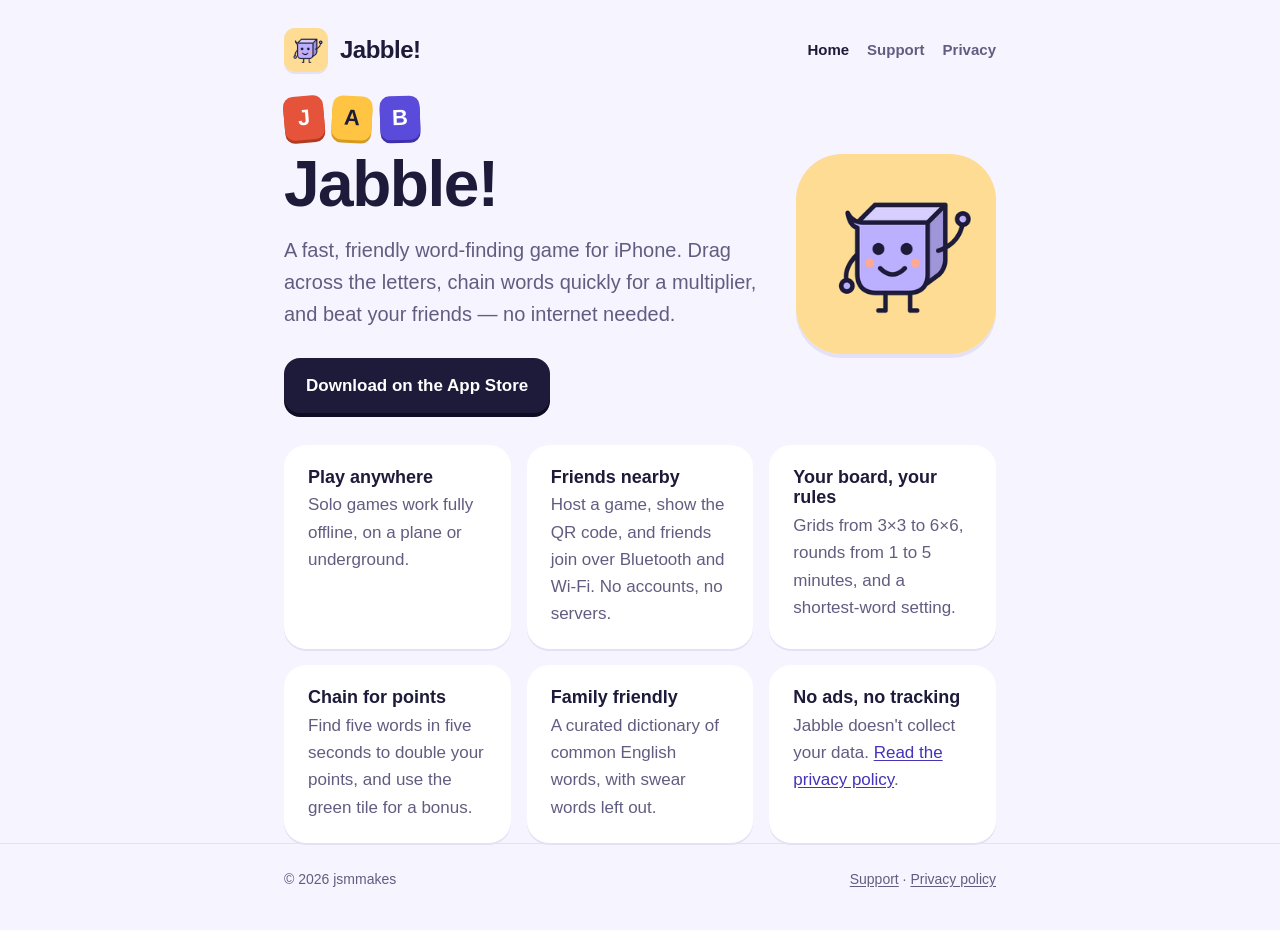
<file: index.html>
<!doctype html>
<html lang="en">
<head>
  <meta charset="utf-8">
  <meta name="viewport" content="width=device-width, initial-scale=1">
  <title>Jabble! – a fast word-finding game for iPhone</title>
  <meta name="description" content="Jabble is a fast, friendly word-finding game for iPhone. Play solo or with friends nearby over Bluetooth, no internet needed.">
  <link rel="icon" href="assets/favicon.png">
  <link rel="apple-touch-icon" href="assets/apple-touch-icon.png">
  <link rel="stylesheet" href="style.css">
</head>
<body>
  <header class="site">
    <div class="wrap">
      <a class="brand" href="index.html"><img src="assets/icon-256.png" alt=""><span>Jabble!</span></a>
      <nav class="site" aria-label="Main">
        <a href="index.html" aria-current="page">Home</a>
        <a href="support.html">Support</a>
        <a href="privacy.html">Privacy</a>
      </nav>
    </div>
  </header>

  <main class="wrap">
    <section class="hero">
      <div>
        <div class="cubes" aria-hidden="true"><span class="cube c1">J</span><span class="cube c2">A</span><span class="cube c3">B</span></div>
        <h1>Jabble!</h1>
        <p class="lede">A fast, friendly word-finding game for iPhone. Drag across the letters, chain words quickly for a multiplier, and beat your friends — no internet needed.</p>
        <!-- Replace with your App Store link once the app is live -->
        <a class="button" href="[APP STORE LINK]">Download on the App Store</a>
      </div>
      <img src="assets/icon-256.png" alt="The Jabble app icon: a smiling lavender cube waving">
    </section>

    <section class="features" aria-label="Features">
      <div class="card">
        <h3>Play anywhere</h3>
        <p>Solo games work fully offline, on a plane or underground.</p>
      </div>
      <div class="card">
        <h3>Friends nearby</h3>
        <p>Host a game, show the QR code, and friends join over Bluetooth and Wi-Fi. No accounts, no servers.</p>
      </div>
      <div class="card">
        <h3>Your board, your rules</h3>
        <p>Grids from 3×3 to 6×6, rounds from 1 to 5 minutes, and a shortest-word setting.</p>
      </div>
      <div class="card">
        <h3>Chain for points</h3>
        <p>Find five words in five seconds to double your points, and use the green tile for a bonus.</p>
      </div>
      <div class="card">
        <h3>Family friendly</h3>
        <p>A curated dictionary of common English words, with swear words left out.</p>
      </div>
      <div class="card">
        <h3>No ads, no tracking</h3>
        <p>Jabble doesn't collect your data. <a href="privacy.html">Read the privacy policy</a>.</p>
      </div>
    </section>
  </main>

  <footer class="site">
    <div class="wrap">
      <span>© 2026 jsmmakes</span>
      <span><a href="support.html">Support</a> · <a href="privacy.html">Privacy policy</a></span>
    </div>
  </footer>
</body>
</html>
</file>
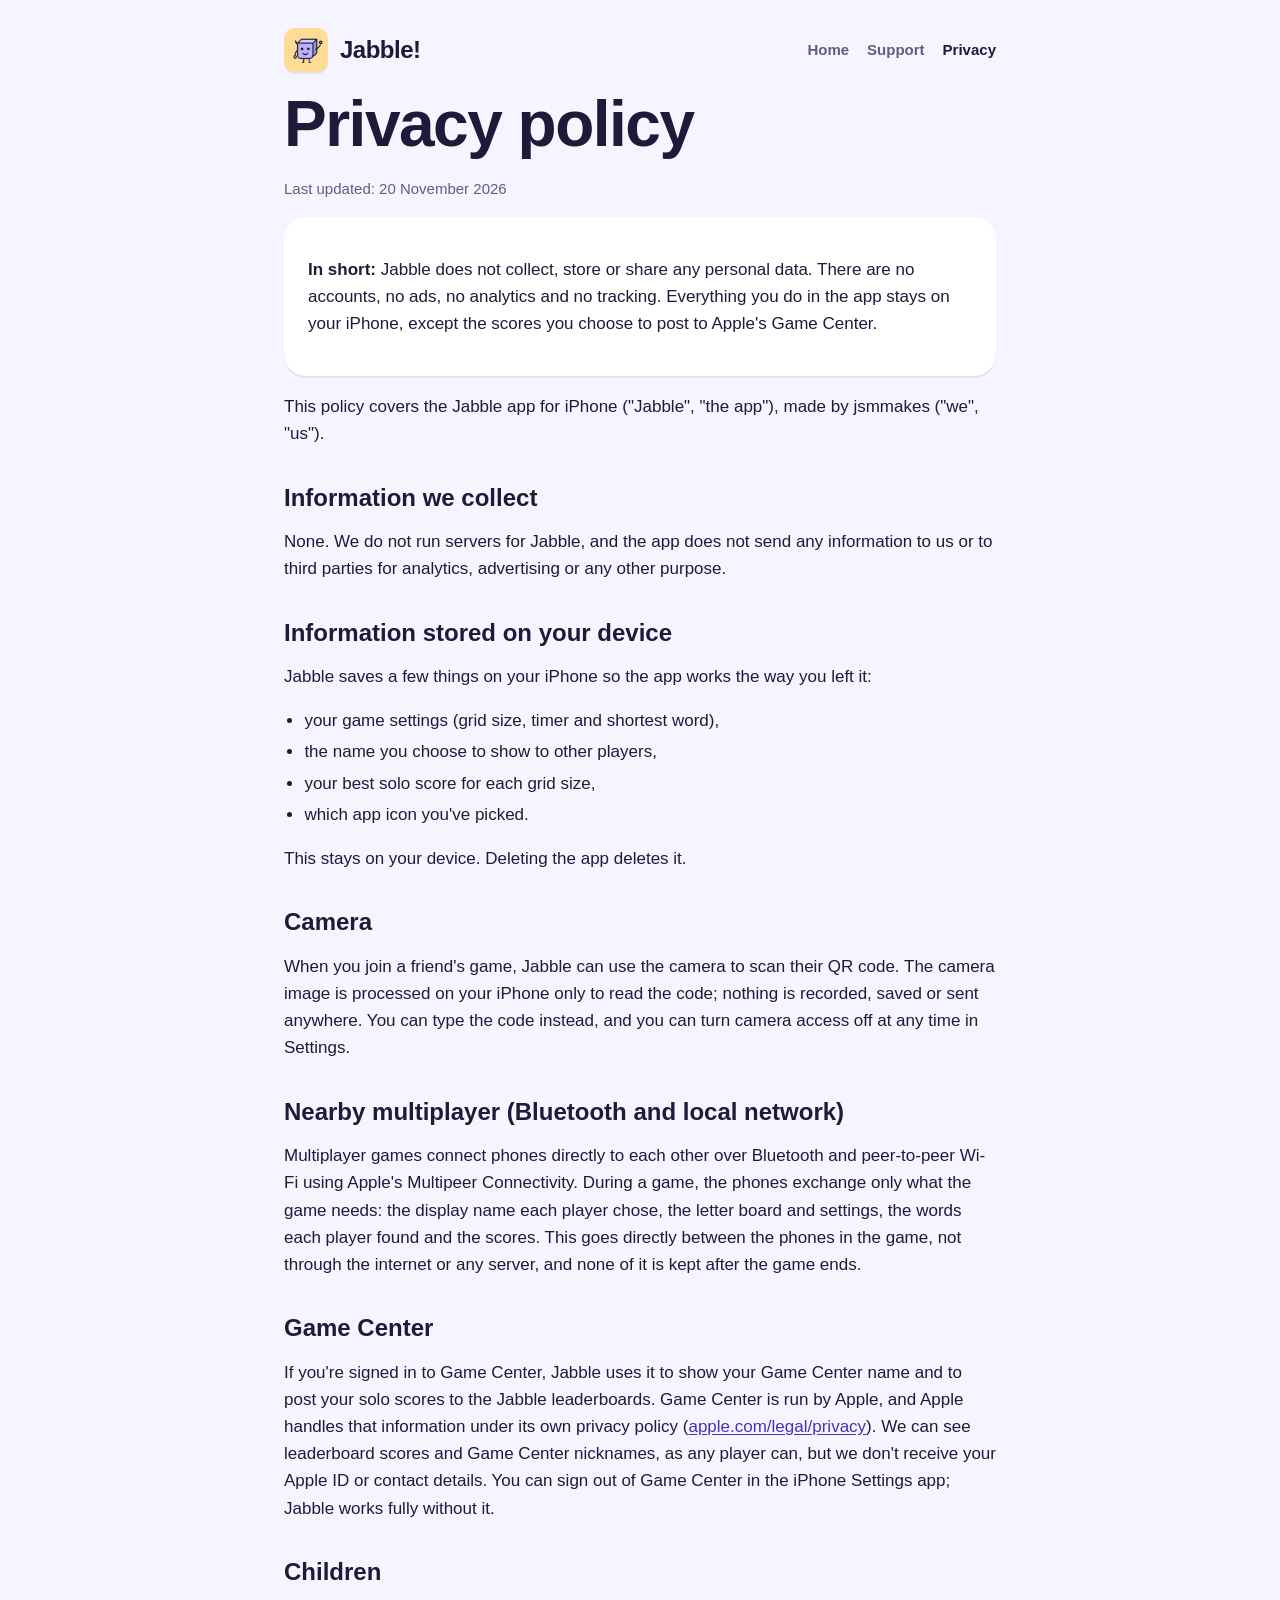
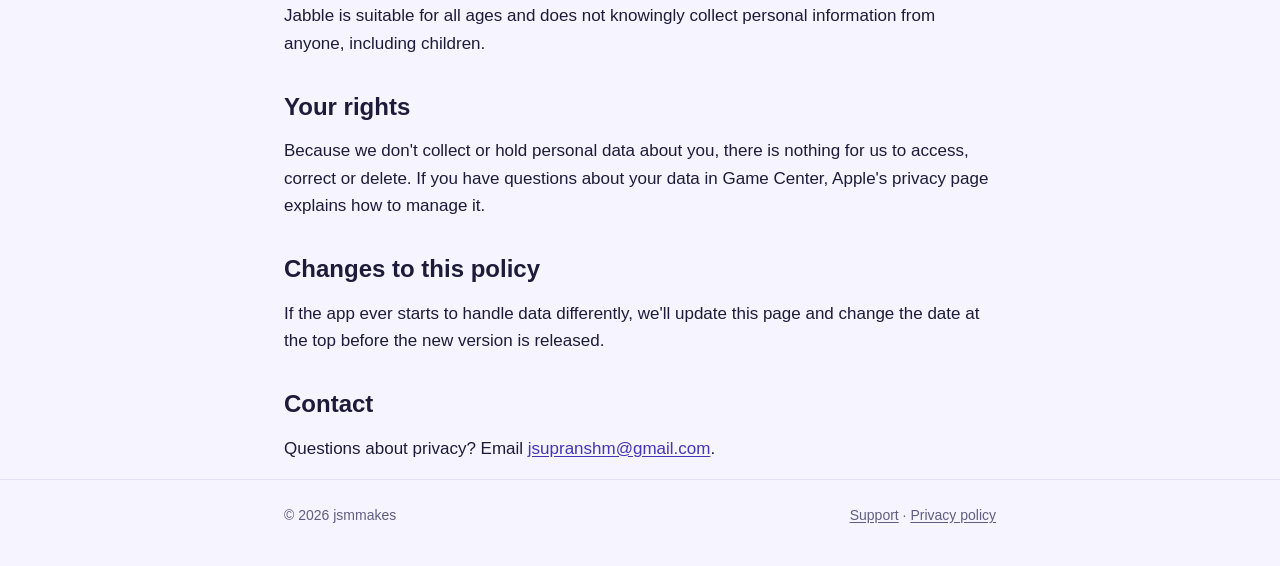
<file: privacy.html>
<!doctype html>
<html lang="en">
<head>
  <meta charset="utf-8">
  <meta name="viewport" content="width=device-width, initial-scale=1">
  <title>Privacy policy – Jabble!</title>
  <meta name="description" content="Jabble's privacy policy. Jabble does not collect, store or share your personal data.">
  <link rel="icon" href="assets/favicon.png">
  <link rel="apple-touch-icon" href="assets/apple-touch-icon.png">
  <link rel="stylesheet" href="style.css">
</head>
<body>
  <header class="site">
    <div class="wrap">
      <a class="brand" href="index.html"><img src="assets/icon-256.png" alt=""><span>Jabble!</span></a>
      <nav class="site" aria-label="Main">
        <a href="index.html">Home</a>
        <a href="support.html">Support</a>
        <a href="privacy.html" aria-current="page">Privacy</a>
      </nav>
    </div>
  </header>

  <main class="wrap">
    <h1>Privacy policy</h1>
    <p class="meta">Last updated: 20 November 2026</p>

    <div class="card">
      <p><strong>In short:</strong> Jabble does not collect, store or share any personal data. There are no accounts, no ads, no analytics and no tracking. Everything you do in the app stays on your iPhone, except the scores you choose to post to Apple's Game Center.</p>
    </div>

    <p>This policy covers the Jabble app for iPhone ("Jabble", "the app"), made by jsmmakes ("we", "us").</p>

    <h2>Information we collect</h2>
    <p>None. We do not run servers for Jabble, and the app does not send any information to us or to third parties for analytics, advertising or any other purpose.</p>

    <h2>Information stored on your device</h2>
    <p>Jabble saves a few things on your iPhone so the app works the way you left it:</p>
    <ul>
      <li>your game settings (grid size, timer and shortest word),</li>
      <li>the name you choose to show to other players,</li>
      <li>your best solo score for each grid size,</li>
      <li>which app icon you've picked.</li>
    </ul>
    <p>This stays on your device. Deleting the app deletes it.</p>

    <h2>Camera</h2>
    <p>When you join a friend's game, Jabble can use the camera to scan their QR code. The camera image is processed on your iPhone only to read the code; nothing is recorded, saved or sent anywhere. You can type the code instead, and you can turn camera access off at any time in Settings.</p>

    <h2>Nearby multiplayer (Bluetooth and local network)</h2>
    <p>Multiplayer games connect phones directly to each other over Bluetooth and peer-to-peer Wi-Fi using Apple's Multipeer Connectivity. During a game, the phones exchange only what the game needs: the display name each player chose, the letter board and settings, the words each player found and the scores. This goes directly between the phones in the game, not through the internet or any server, and none of it is kept after the game ends.</p>

    <h2>Game Center</h2>
    <p>If you're signed in to Game Center, Jabble uses it to show your Game Center name and to post your solo scores to the Jabble leaderboards. Game Center is run by Apple, and Apple handles that information under its own privacy policy (<a href="https://www.apple.com/legal/privacy/">apple.com/legal/privacy</a>). We can see leaderboard scores and Game Center nicknames, as any player can, but we don't receive your Apple ID or contact details. You can sign out of Game Center in the iPhone Settings app; Jabble works fully without it.</p>

    <h2>Children</h2>
    <p>Jabble is suitable for all ages and does not knowingly collect personal information from anyone, including children.</p>

    <h2>Your rights</h2>
    <p>Because we don't collect or hold personal data about you, there is nothing for us to access, correct or delete. If you have questions about your data in Game Center, Apple's privacy page explains how to manage it.</p>

    <h2>Changes to this policy</h2>
    <p>If the app ever starts to handle data differently, we'll update this page and change the date at the top before the new version is released.</p>

    <h2>Contact</h2>
    <p>Questions about privacy? Email <a href="mailto:jsupranshm@gmail.com">jsupranshm@gmail.com</a>.</p>
  </main>

  <footer class="site">
    <div class="wrap">
      <span>© 2026 jsmmakes</span>
      <span><a href="support.html">Support</a> · <a href="privacy.html">Privacy policy</a></span>
    </div>
  </footer>
</body>
</html>
</file>
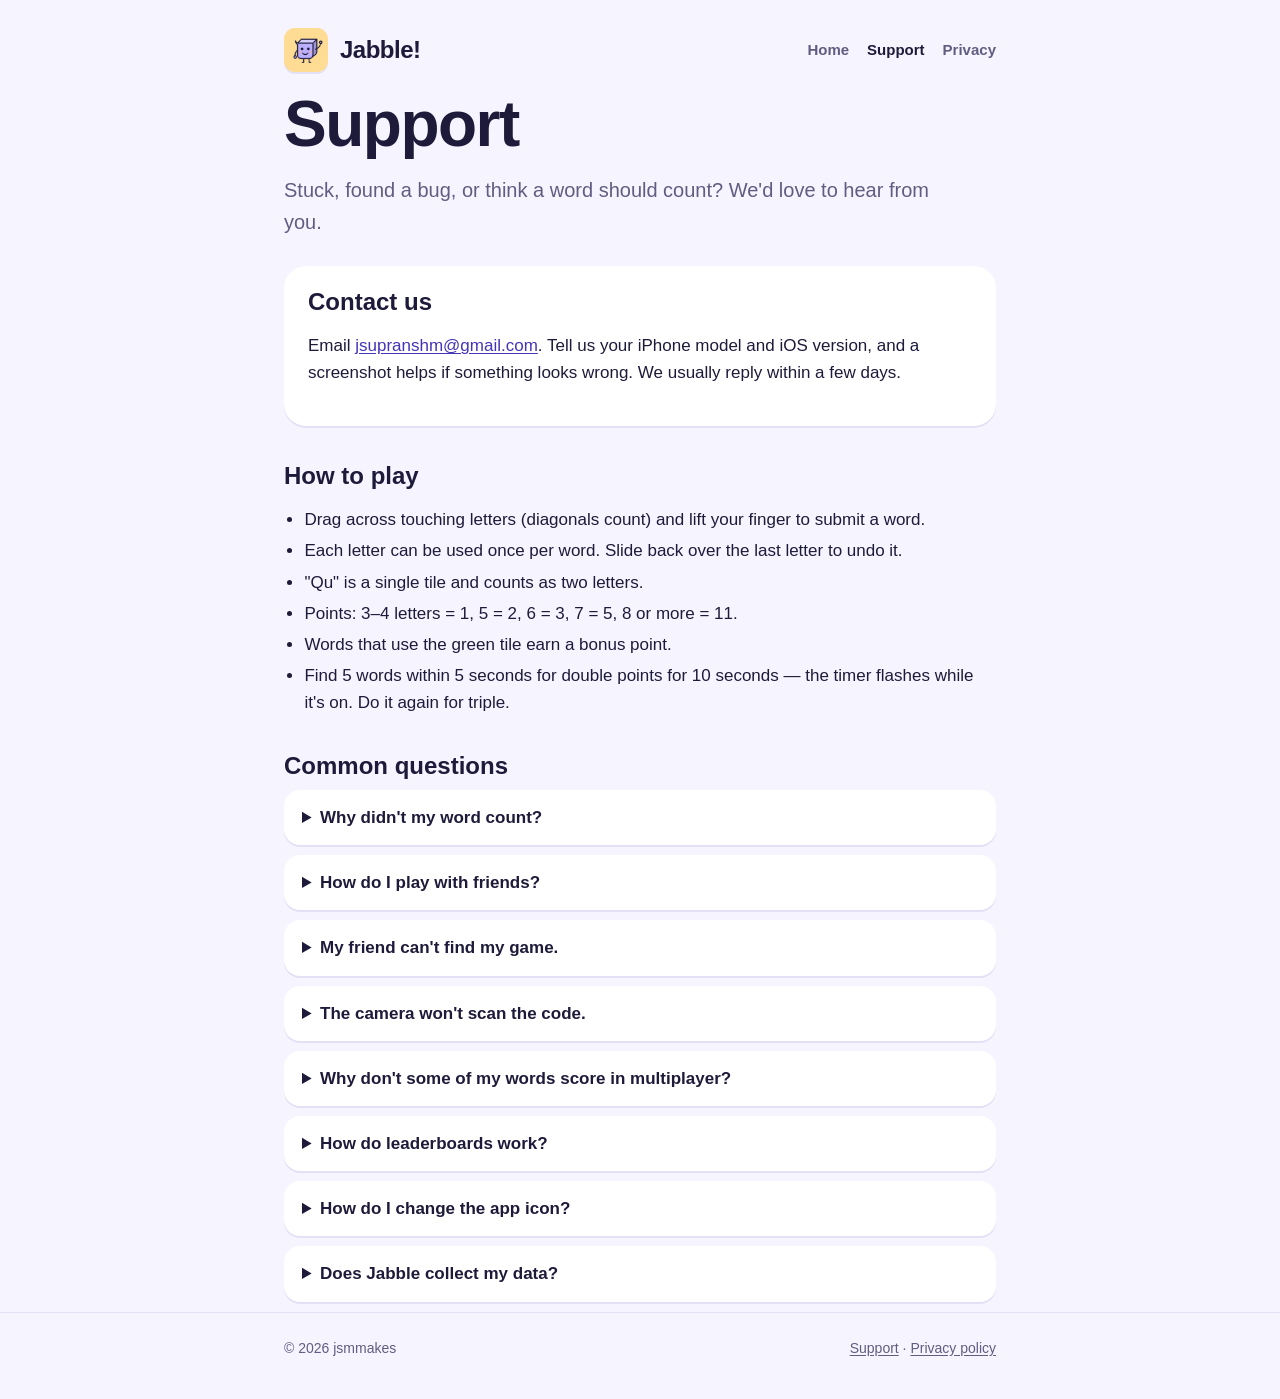
<file: support.html>
<!doctype html>
<html lang="en">
<head>
  <meta charset="utf-8">
  <meta name="viewport" content="width=device-width, initial-scale=1">
  <title>Support – Jabble!</title>
  <meta name="description" content="Help with Jabble: how to play, multiplayer, Game Center and contact details.">
  <link rel="icon" href="assets/favicon.png">
  <link rel="apple-touch-icon" href="assets/apple-touch-icon.png">
  <link rel="stylesheet" href="style.css">
</head>
<body>
  <header class="site">
    <div class="wrap">
      <a class="brand" href="index.html"><img src="assets/icon-256.png" alt=""><span>Jabble!</span></a>
      <nav class="site" aria-label="Main">
        <a href="index.html">Home</a>
        <a href="support.html" aria-current="page">Support</a>
        <a href="privacy.html">Privacy</a>
      </nav>
    </div>
  </header>

  <main class="wrap">
    <h1>Support</h1>
    <p class="lede">Stuck, found a bug, or think a word should count? We'd love to hear from you.</p>

    <div class="card">
      <h2 style="margin-top:0">Contact us</h2>
      <p>Email <a href="mailto:jsupranshm@gmail.com?subject=Jabble%20support">jsupranshm@gmail.com</a>. Tell us your iPhone model and iOS version, and a screenshot helps if something looks wrong. We usually reply within a few days.</p>
    </div>

    <h2>How to play</h2>
    <ul>
      <li>Drag across touching letters (diagonals count) and lift your finger to submit a word.</li>
      <li>Each letter can be used once per word. Slide back over the last letter to undo it.</li>
      <li>"Qu" is a single tile and counts as two letters.</li>
      <li>Points: 3–4 letters = 1, 5 = 2, 6 = 3, 7 = 5, 8 or more = 11.</li>
      <li>Words that use the green tile earn a bonus point.</li>
      <li>Find 5 words within 5 seconds for double points for 10 seconds — the timer flashes while it's on. Do it again for triple.</li>
    </ul>

    <h2>Common questions</h2>

    <details>
      <summary>Why didn't my word count?</summary>
      <p>Jabble uses a curated list of common English words (US spelling). Proper nouns, abbreviations and swear words aren't included, and words shorter than your "shortest word" setting don't count. If you think a word is missing, email us and we'll look at adding it.</p>
    </details>

    <details>
      <summary>How do I play with friends?</summary>
      <p>One person taps Host game and shows their QR code. Everyone else taps Join game and scans it (or types the code). Phones need to be near each other with Bluetooth and Wi-Fi switched on — you don't need to be on the same Wi-Fi network, and no internet is needed.</p>
    </details>

    <details>
      <summary>My friend can't find my game.</summary>
      <p>Check that both phones have Bluetooth and Wi-Fi turned on and that Jabble is allowed to use the local network (Settings → Privacy &amp; Security → Local Network → Jabble). Keep the phones close together and the host's screen on until everyone has joined.</p>
    </details>

    <details>
      <summary>The camera won't scan the code.</summary>
      <p>Make sure Jabble has camera access in Settings → Jabble → Camera. You can always type the 6-character code instead.</p>
    </details>

    <details>
      <summary>Why don't some of my words score in multiplayer?</summary>
      <p>Words that more than one player found score zero, so it pays to look for the less obvious ones.</p>
    </details>

    <details>
      <summary>How do leaderboards work?</summary>
      <p>When you're signed in to Game Center, each finished solo round posts your score to the leaderboard for that grid size. Tap the trophy on the home screen to see them. To sign in, open the Settings app → Game Center.</p>
    </details>

    <details>
      <summary>How do I change the app icon?</summary>
      <p>Tap the gear on the home screen, then turn on Wedding edition under App icon. Turn it off to go back to the original.</p>
    </details>

    <details>
      <summary>Does Jabble collect my data?</summary>
      <p>No. There are no accounts, ads or analytics. See the <a href="privacy.html">privacy policy</a> for details.</p>
    </details>
  </main>

  <footer class="site">
    <div class="wrap">
      <span>© 2026 jsmmakes</span>
      <span><a href="support.html">Support</a> · <a href="privacy.html">Privacy policy</a></span>
    </div>
  </footer>
</body>
</html>
</file>
<file: style.css>
:root {
  --ground: #F6F4FF;
  --ink: #1E1B3A;
  --muted: #615D80;
  --card: #FFFFFF;
  --card-edge: #E4E0F5;
  --tint: #F1EEFC;
  --coral: #E5533A;
  --sun: #FFC542;
  --violet: #5B4BDB;
  --violet-ink: #4334B8;
  --radius: 22px;
}

* { box-sizing: border-box; }

html { -webkit-text-size-adjust: 100%; }

body {
  margin: 0;
  background: var(--ground);
  color: var(--ink);
  font: 17px/1.6 -apple-system, BlinkMacSystemFont, "SF Pro Text", "Segoe UI", Roboto, Helvetica, Arial, sans-serif;
}

a { color: var(--violet-ink); text-underline-offset: 2px; }
a:hover { color: var(--ink); }

.wrap { max-width: 760px; margin: 0 auto; padding: 0 24px; }

header.site {
  padding: 28px 0 8px;
}
header.site .wrap { display: flex; align-items: center; justify-content: space-between; gap: 16px; flex-wrap: wrap; }
.brand { display: flex; align-items: center; gap: 12px; text-decoration: none; color: var(--ink); }
.brand img { width: 44px; height: 44px; border-radius: 11px; box-shadow: 0 2px 0 var(--card-edge); }
.brand span { font: 800 24px/1 ui-rounded, "SF Pro Rounded", -apple-system, sans-serif; letter-spacing: -0.5px; }
nav.site { display: flex; gap: 18px; flex-wrap: wrap; }
nav.site a { color: var(--muted); text-decoration: none; font-weight: 600; font-size: 15px; }
nav.site a:hover, nav.site a[aria-current="page"] { color: var(--ink); }

main { padding: 24px 0 56px; }

h1, h2, h3 { font-family: ui-rounded, "SF Pro Rounded", -apple-system, sans-serif; line-height: 1.15; }
h1 { font-size: clamp(40px, 8vw, 64px); font-weight: 800; letter-spacing: -1.5px; margin: 8px 0 12px; }
h2 { font-size: 24px; font-weight: 800; margin: 36px 0 8px; }
h3 { font-size: 18px; font-weight: 700; margin: 24px 0 4px; }

.lede { font-size: 20px; color: var(--muted); max-width: 34em; margin: 0 0 28px; }
.meta { color: var(--muted); font-size: 15px; }

.card {
  background: var(--card);
  border-radius: var(--radius);
  box-shadow: 0 2px 0 var(--card-edge);
  padding: 22px 24px;
  margin: 16px 0;
}

.hero { display: grid; grid-template-columns: 1fr auto; gap: 32px; align-items: center; padding-top: 16px; }
.hero img { width: 200px; height: 200px; border-radius: 46px; box-shadow: 0 4px 0 var(--card-edge); }
@media (max-width: 640px) {
  .hero { grid-template-columns: 1fr; }
  .hero img { width: 140px; height: 140px; border-radius: 32px; order: -1; }
}

.cubes { display: flex; gap: 8px; margin-bottom: 8px; }
.cube {
  width: 40px; height: 44px; border-radius: 10px; display: grid; place-items: center;
  font: 800 22px/1 ui-rounded, "SF Pro Rounded", -apple-system, sans-serif;
}
.cube.c1 { background: var(--coral); color: #fff; box-shadow: 0 3px 0 #B03A22; transform: rotate(-5deg); }
.cube.c2 { background: var(--sun); color: var(--ink); box-shadow: 0 3px 0 #D69A1E; transform: rotate(3deg); }
.cube.c3 { background: var(--violet); color: #fff; box-shadow: 0 3px 0 #3E30AE; transform: rotate(-2deg); }

.button {
  display: inline-block; background: var(--ink); color: #fff; text-decoration: none;
  font-weight: 700; padding: 14px 22px; border-radius: 16px; box-shadow: 0 4px 0 #0E0C22;
}
.button:hover { color: #fff; transform: translateY(1px); box-shadow: 0 3px 0 #0E0C22; }

.features { display: grid; grid-template-columns: repeat(auto-fit, minmax(220px, 1fr)); gap: 16px; margin-top: 32px; }
.features .card { margin: 0; }
.features h3 { margin-top: 0; }
.features p { margin: 0; color: var(--muted); }

ul { padding-left: 1.2em; }
li { margin: 4px 0; }

details { background: var(--card); border-radius: 16px; box-shadow: 0 2px 0 var(--card-edge); padding: 14px 18px; margin: 10px 0; }
summary { font-weight: 700; cursor: pointer; }
details p { margin: 8px 0 2px; color: var(--muted); }

footer.site { border-top: 1px solid var(--card-edge); padding: 24px 0 40px; color: var(--muted); font-size: 14px; }
footer.site .wrap { display: flex; gap: 18px; flex-wrap: wrap; justify-content: space-between; }
footer.site a { color: var(--muted); }
</file>
